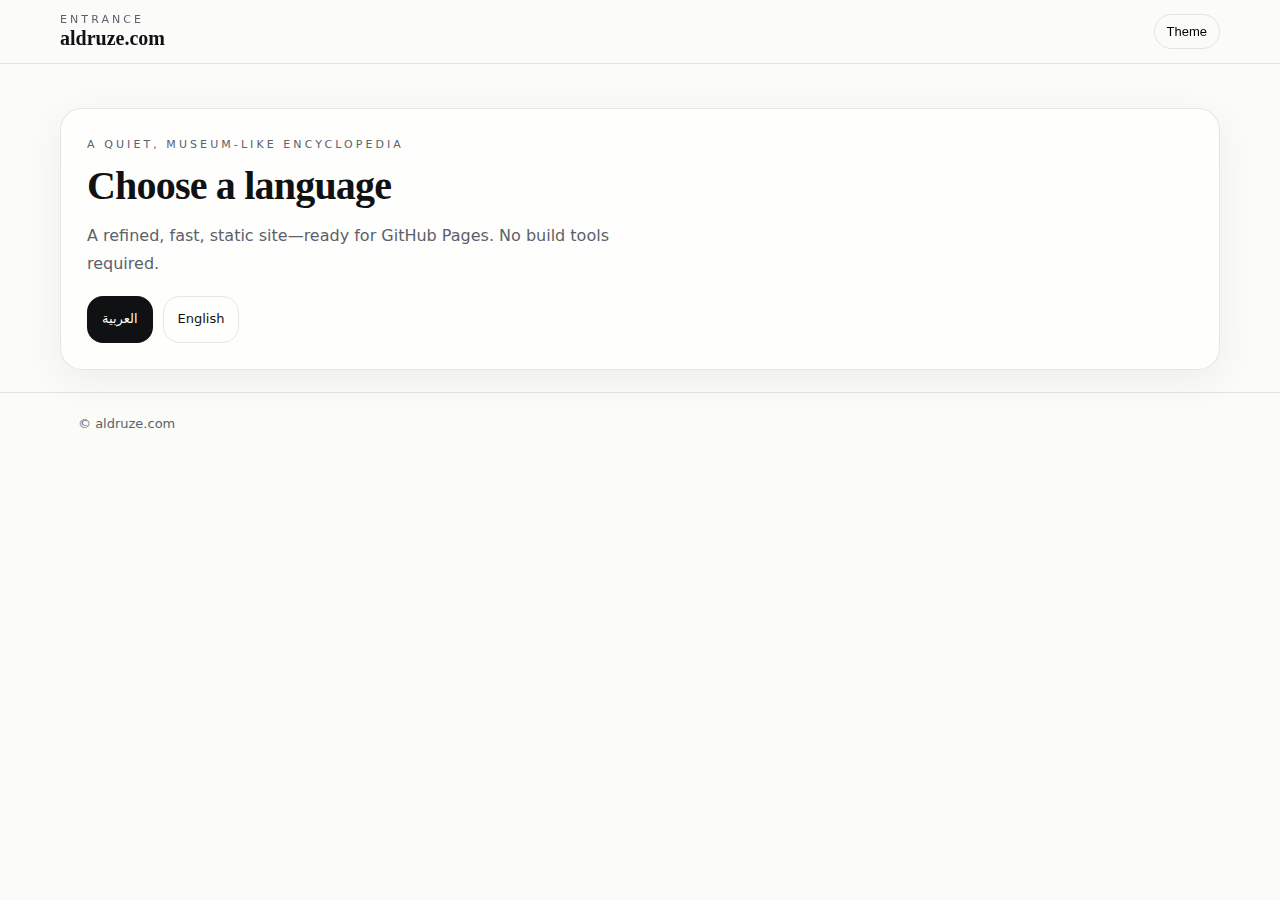
<file: index.html>
<!doctype html>
<html lang="en">
<head>
  <meta charset="utf-8"/>
  <meta name="viewport" content="width=device-width,initial-scale=1"/>
  <title>aldruze.com</title>
  <meta name="description" content="A museum-like bilingual encyclopedic site. Arabic & English."/>
  <link rel="stylesheet" href="/assets/css/museum.css"/>
  <script defer src="/assets/js/site.js"></script>
</head>
<body>
  <header class="header">
    <div class="container header-inner">
      <div class="brand">
        <div class="kicker">Entrance</div>
        <div class="logo">aldruze.com</div>
      </div>
      <nav class="nav">
        <button class="pill" onclick="toggleTheme()">Theme</button>
      </nav>
    </div>
  </header>

  <main class="container hero">
    <div class="card card-pad">
      <div class="kicker">A quiet, museum-like encyclopedia</div>
      <h1 class="h1">Choose a language</h1>
      <p class="lead">A refined, fast, static site—ready for GitHub Pages. No build tools required.</p>
      <div class="actions">
        <a class="btn primary" href="/ar/">العربية</a>
        <a class="btn ghost" href="/en/">English</a>
      </div>
    </div>
  </main>

  <footer class="footer">
    <div class="container">
      <div>© aldruze.com</div>
    </div>
  </footer>
</body>
</html>
</file>
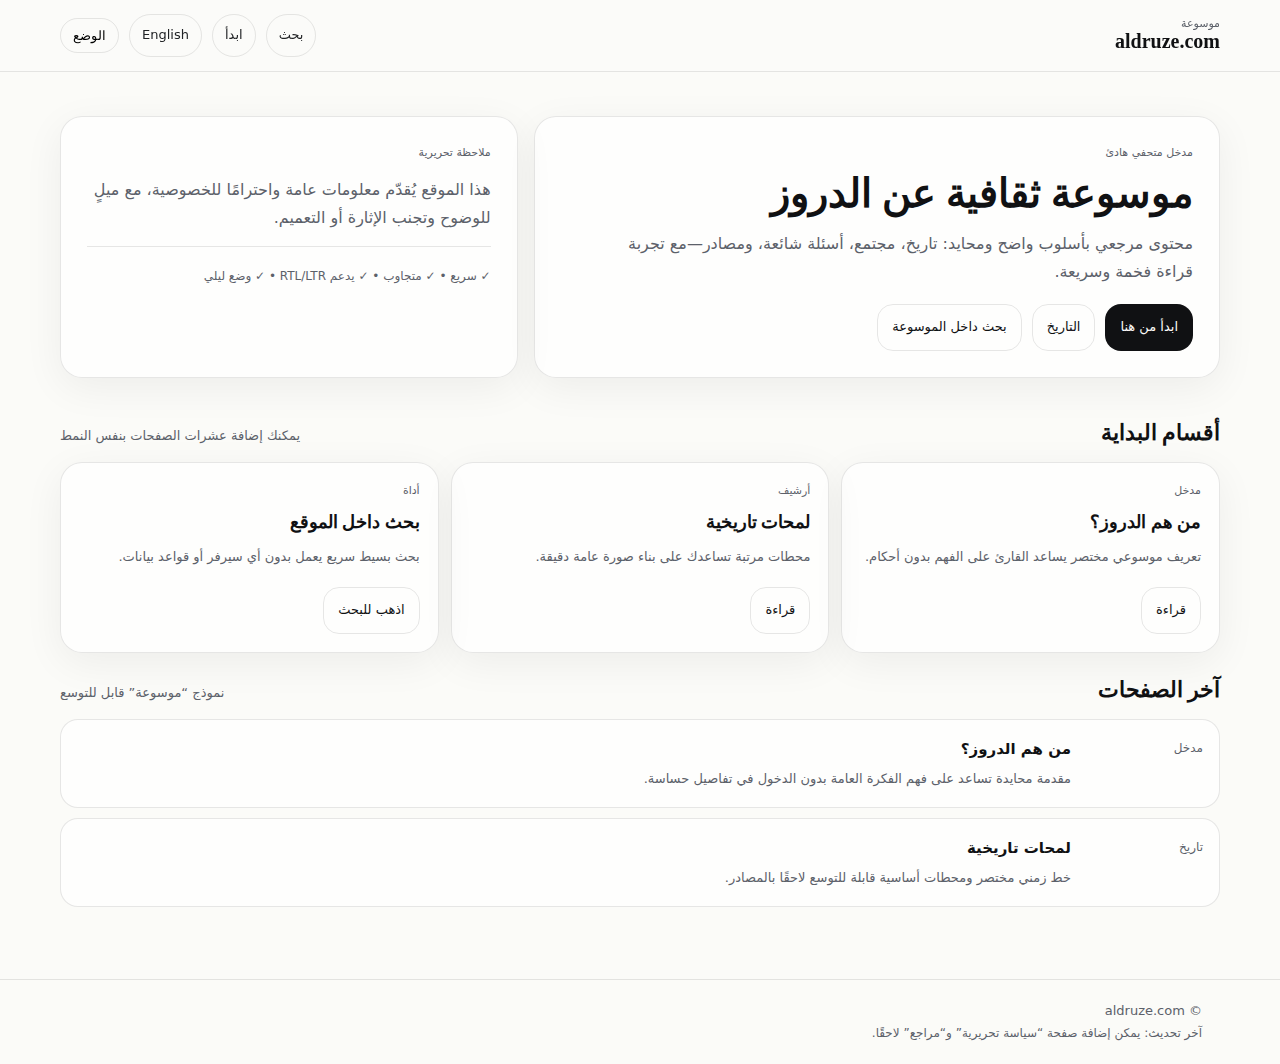
<file: ar/index.html>
<!doctype html>
<html lang="ar" dir="rtl">
<head>
  <meta charset="utf-8"/>
  <meta name="viewport" content="width=device-width,initial-scale=1"/>
  <title>aldruze.com | موسوعة الدروز</title>
  <meta name="description" content="موسوعة ثقافية محايدة عن الدروز، بتصميم متحفي هادئ، بالعربية والإنجليزية."/>
  <link rel="stylesheet" href="/assets/css/museum.css"/>
  <script defer src="/assets/js/site.js"></script>
</head>
<body>
  <header class="header">
    <div class="container header-inner">
      <a class="brand" href="/ar/">
        <div class="kicker">موسوعة</div>
        <div class="logo">aldruze.com</div>
      </a>

      <nav class="nav">
        <a href="/ar/search.html" class="pill">بحث</a>
        <a href="/ar/encyclopedia/who-are-the-druze.html" class="pill">ابدأ</a>
        <a href="/en/" class="pill">English</a>
        <button class="pill" onclick="toggleTheme()">الوضع</button>
      </nav>
    </div>
  </header>

  <main class="container hero">
    <div class="hero-grid">
      <section class="card card-pad">
        <div class="kicker">مدخل متحفي هادئ</div>
        <h1 class="h1">موسوعة ثقافية عن الدروز</h1>
        <p class="lead">
          محتوى مرجعي بأسلوب واضح ومحايد: تاريخ، مجتمع، أسئلة شائعة، ومصادر—مع تجربة قراءة فخمة وسريعة.
        </p>
        <div class="actions">
          <a class="btn primary" href="/ar/encyclopedia/who-are-the-druze.html">ابدأ من هنا</a>
          <a class="btn ghost" href="/ar/encyclopedia/history.html">التاريخ</a>
          <a class="btn ghost" href="/ar/search.html">بحث داخل الموسوعة</a>
        </div>
      </section>

      <aside class="card card-pad">
        <div class="kicker">ملاحظة تحريرية</div>
        <p class="lead" style="max-width:none">
          هذا الموقع يُقدّم معلومات عامة واحترامًا للخصوصية، مع ميلٍ للوضوح وتجنب الإثارة أو التعميم.
        </p>
        <div class="hr"></div>
        <div class="badge">✓ سريع • ✓ متجاوب • ✓ يدعم RTL/LTR • ✓ وضع ليلي</div>
      </aside>
    </div>

    <section class="main">
      <div class="section-title">
        <h2>أقسام البداية</h2>
        <div class="hint">يمكنك إضافة عشرات الصفحات بنفس النمط</div>
      </div>

      <div class="grid3">
        <div class="card tile">
          <div class="kicker">مدخل</div>
          <h3>من هم الدروز؟</h3>
          <p>تعريف موسوعي مختصر يساعد القارئ على الفهم بدون أحكام.</p>
          <div class="actions"><a class="btn ghost" href="/ar/encyclopedia/who-are-the-druze.html">قراءة</a></div>
        </div>
        <div class="card tile">
          <div class="kicker">أرشيف</div>
          <h3>لمحات تاريخية</h3>
          <p>محطات مرتبة تساعدك على بناء صورة عامة دقيقة.</p>
          <div class="actions"><a class="btn ghost" href="/ar/encyclopedia/history.html">قراءة</a></div>
        </div>
        <div class="card tile">
          <div class="kicker">أداة</div>
          <h3>بحث داخل الموقع</h3>
          <p>بحث بسيط سريع يعمل بدون أي سيرفر أو قواعد بيانات.</p>
          <div class="actions"><a class="btn ghost" href="/ar/search.html">اذهب للبحث</a></div>
        </div>
      </div>

      <div class="section-title" style="margin-top:18px">
        <h2>آخر الصفحات</h2>
        <div class="hint">نموذج “موسوعة” قابل للتوسع</div>
      </div>

      <div class="list">
        <a class="item" href="/ar/encyclopedia/who-are-the-druze.html">
          <div class="meta">مدخل</div>
          <div>
            <h4>من هم الدروز؟</h4>
            <p>مقدمة محايدة تساعد على فهم الفكرة العامة بدون الدخول في تفاصيل حساسة.</p>
          </div>
        </a>
        <a class="item" href="/ar/encyclopedia/history.html">
          <div class="meta">تاريخ</div>
          <div>
            <h4>لمحات تاريخية</h4>
            <p>خط زمني مختصر ومحطات أساسية قابلة للتوسع لاحقًا بالمصادر.</p>
          </div>
        </a>
      </div>
    </section>
  </main>

  <footer class="footer">
    <div class="container">
      <div>© aldruze.com</div>
      <div class="small">آخر تحديث: يمكن إضافة صفحة “سياسة تحريرية” و“مراجع” لاحقًا.</div>
    </div>
  </footer>
</body>
</html>
</file>
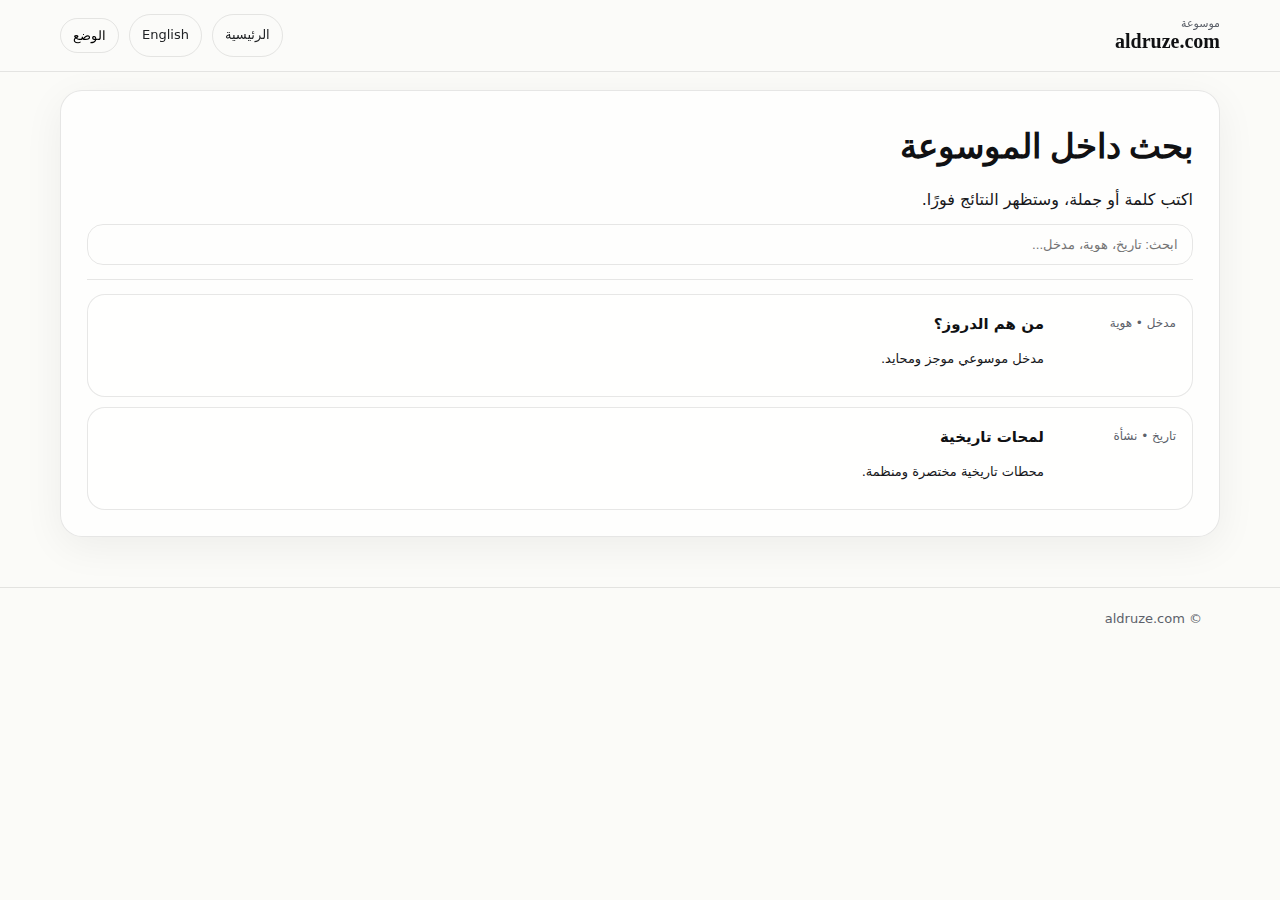
<file: ar/search.html>
<!doctype html>
<html lang="ar" dir="rtl">
<head>
  <meta charset="utf-8"/>
  <meta name="viewport" content="width=device-width,initial-scale=1"/>
  <title>بحث | aldruze.com</title>
  <meta name="description" content="بحث داخل موسوعة الدروز."/>
  <link rel="stylesheet" href="/assets/css/museum.css"/>
  <script defer src="/assets/js/site.js"></script>
  <script defer src="/assets/js/search.js"></script>
</head>
<body>
  <header class="header">
    <div class="container header-inner">
      <a class="brand" href="/ar/">
        <div class="kicker">موسوعة</div>
        <div class="logo">aldruze.com</div>
      </a>
      <nav class="nav">
        <a href="/ar/" class="pill">الرئيسية</a>
        <a href="/en/" class="pill">English</a>
        <button class="pill" onclick="toggleTheme()">الوضع</button>
      </nav>
    </div>
  </header>

  <main class="container main">
    <div class="card prose">
      <h1>بحث داخل الموسوعة</h1>
      <p>اكتب كلمة أو جملة، وستظهر النتائج فورًا.</p>
      <input id="q" class="search-input" placeholder="ابحث: تاريخ، هوية، مدخل..." />
      <div class="hr"></div>
      <div id="results" class="search-results list"></div>
    </div>
  </main>

  <footer class="footer"><div class="container">© aldruze.com</div></footer>
</body>
</html>
</file>
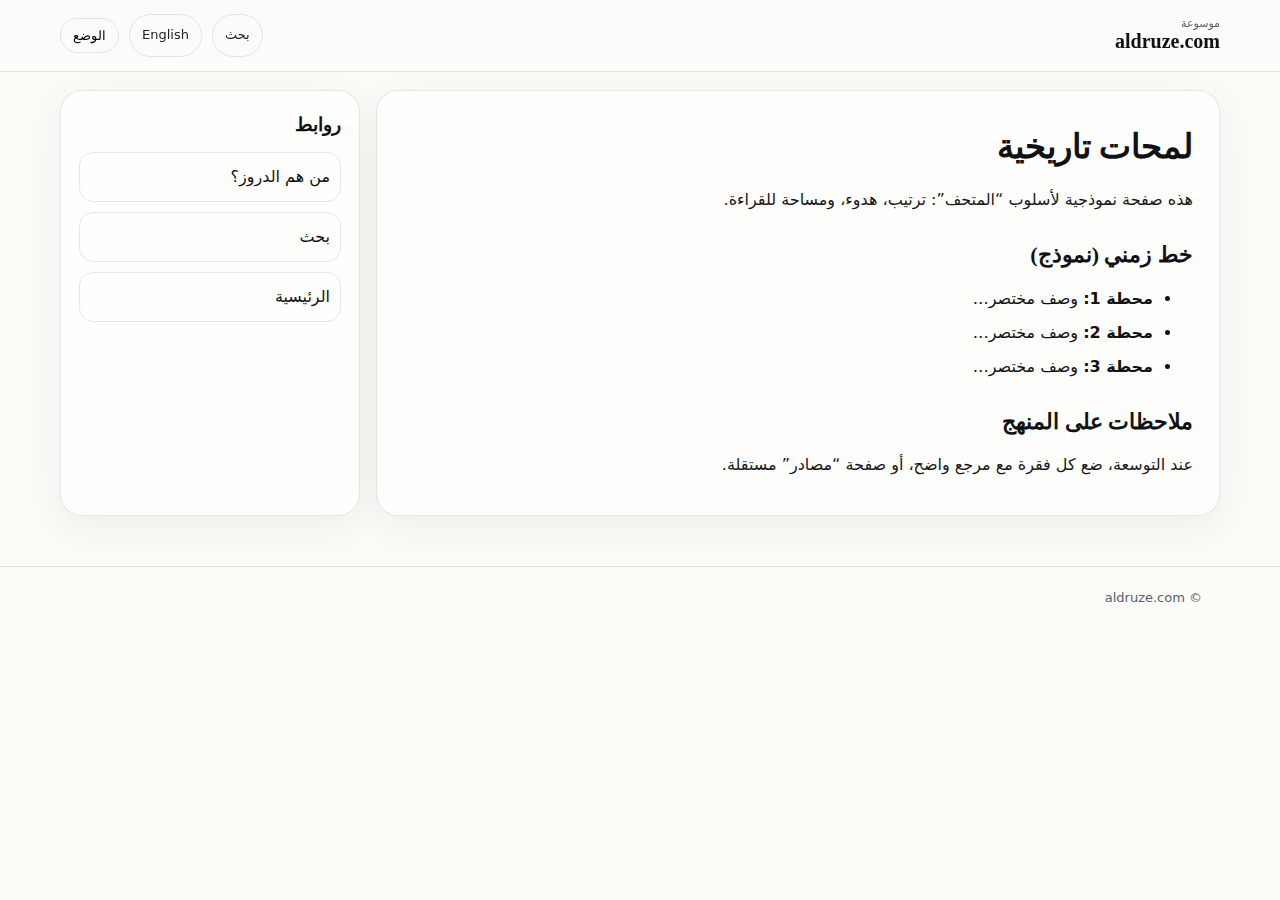
<file: ar/encyclopedia/history.html>
<!doctype html>
<html lang="ar" dir="rtl">
<head>
  <meta charset="utf-8"/>
  <meta name="viewport" content="width=device-width,initial-scale=1"/>
  <title>لمحات تاريخية | aldruze.com</title>
  <meta name="description" content="محطات تاريخية مختصرة ومنظمة."/>
  <link rel="stylesheet" href="/assets/css/museum.css"/>
  <script defer src="/assets/js/site.js"></script>
</head>
<body>
  <header class="header">
    <div class="container header-inner">
      <a class="brand" href="/ar/">
        <div class="kicker">موسوعة</div>
        <div class="logo">aldruze.com</div>
      </a>
      <nav class="nav">
        <a href="/ar/search.html" class="pill">بحث</a>
        <a href="/en/encyclopedia/history.html" class="pill">English</a>
        <button class="pill" onclick="toggleTheme()">الوضع</button>
      </nav>
    </div>
  </header>

  <main class="container main article">
    <article class="card prose">
      <h1>لمحات تاريخية</h1>
      <p>هذه صفحة نموذجية لأسلوب “المتحف”: ترتيب، هدوء، ومساحة للقراءة.</p>

      <h2>خط زمني (نموذج)</h2>
      <ul>
        <li><strong>محطة 1:</strong> وصف مختصر…</li>
        <li><strong>محطة 2:</strong> وصف مختصر…</li>
        <li><strong>محطة 3:</strong> وصف مختصر…</li>
      </ul>

      <h2>ملاحظات على المنهج</h2>
      <p>عند التوسعة، ضع كل فقرة مع مرجع واضح، أو صفحة “مصادر” مستقلة.</p>
    </article>

    <aside class="card aside">
      <h3>روابط</h3>
      <a href="/ar/encyclopedia/who-are-the-druze.html">من هم الدروز؟</a>
      <a href="/ar/search.html">بحث</a>
      <a href="/ar/">الرئيسية</a>
    </aside>
  </main>

  <footer class="footer"><div class="container">© aldruze.com</div></footer>
</body>
</html>
</file>
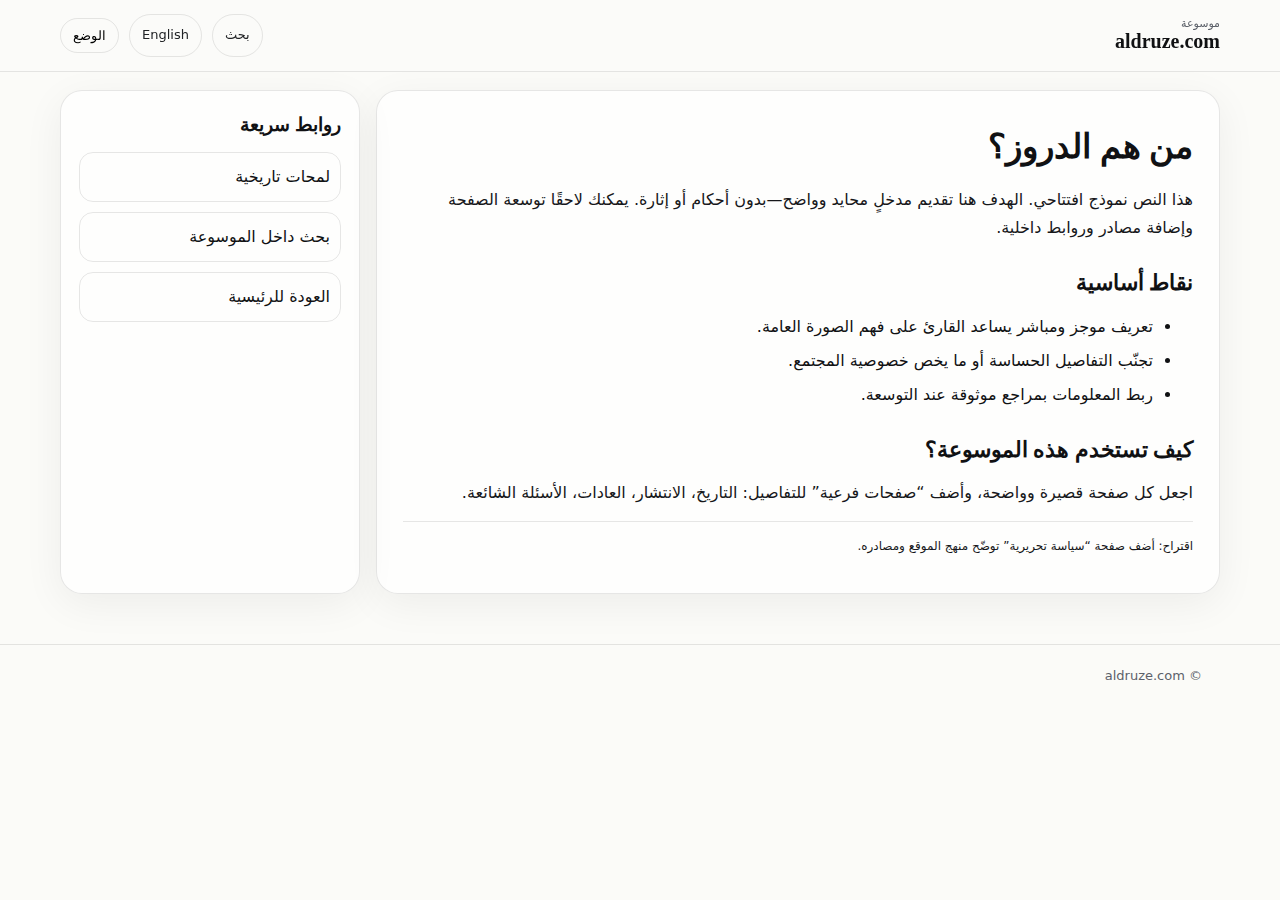
<file: ar/encyclopedia/who-are-the-druze.html>
<!doctype html>
<html lang="ar" dir="rtl">
<head>
  <meta charset="utf-8"/>
  <meta name="viewport" content="width=device-width,initial-scale=1"/>
  <title>من هم الدروز؟ | aldruze.com</title>
  <meta name="description" content="مدخل موسوعي موجز ومحايد عن الدروز."/>
  <link rel="stylesheet" href="/assets/css/museum.css"/>
  <script defer src="/assets/js/site.js"></script>
</head>
<body>
  <header class="header">
    <div class="container header-inner">
      <a class="brand" href="/ar/">
        <div class="kicker">موسوعة</div>
        <div class="logo">aldruze.com</div>
      </a>
      <nav class="nav">
        <a href="/ar/search.html" class="pill">بحث</a>
        <a href="/en/encyclopedia/who-are-the-druze.html" class="pill">English</a>
        <button class="pill" onclick="toggleTheme()">الوضع</button>
      </nav>
    </div>
  </header>

  <main class="container main article">
    <article class="card prose">
      <h1>من هم الدروز؟</h1>
      <p>
        هذا النص نموذج افتتاحي. الهدف هنا تقديم مدخلٍ محايد وواضح—بدون أحكام أو إثارة.
        يمكنك لاحقًا توسعة الصفحة وإضافة مصادر وروابط داخلية.
      </p>

      <h2>نقاط أساسية</h2>
      <ul>
        <li>تعريف موجز ومباشر يساعد القارئ على فهم الصورة العامة.</li>
        <li>تجنّب التفاصيل الحساسة أو ما يخص خصوصية المجتمع.</li>
        <li>ربط المعلومات بمراجع موثوقة عند التوسعة.</li>
      </ul>

      <h2>كيف تستخدم هذه الموسوعة؟</h2>
      <p>
        اجعل كل صفحة قصيرة وواضحة، وأضف “صفحات فرعية” للتفاصيل: التاريخ، الانتشار، العادات، الأسئلة الشائعة.
      </p>

      <div class="hr"></div>
      <p class="small">اقتراح: أضف صفحة “سياسة تحريرية” توضّح منهج الموقع ومصادره.</p>
    </article>

    <aside class="card aside">
      <h3>روابط سريعة</h3>
      <a href="/ar/encyclopedia/history.html">لمحات تاريخية</a>
      <a href="/ar/search.html">بحث داخل الموسوعة</a>
      <a href="/ar/">العودة للرئيسية</a>
    </aside>
  </main>

  <footer class="footer"><div class="container">© aldruze.com</div></footer>
</body>
</html>
</file>
<file: assets/css/museum.css>
:root{
  --paper:#fbfbf8;
  --ink:#101113;
  --muted:#5c616a;
  --line:rgba(16,17,19,.10);
  --card:rgba(255,255,255,.70);
  --shadow: 0 10px 40px rgba(0,0,0,.06);
  --radius:22px;

  --serif: ui-serif, "Iowan Old Style", "Palatino", "Times New Roman", serif;
  --sans: ui-sans-serif, system-ui, -apple-system, "Segoe UI", Roboto, Arial, sans-serif;
}

:root[data-theme="dark"]{
  --paper:#0b0c0f;
  --ink:#f3f5f7;
  --muted:#b4bac4;
  --line:rgba(243,245,247,.12);
  --card:rgba(20,22,28,.60);
  --shadow: 0 14px 46px rgba(0,0,0,.42);
}

*{box-sizing:border-box}
html,body{height:100%}
body{
  margin:0;
  background:var(--paper);
  color:var(--ink);
  font-family:var(--sans);
  line-height:1.75;
  -webkit-font-smoothing:antialiased;
  text-rendering:optimizeLegibility;
}

a{color:inherit; text-decoration:none}
a:hover{opacity:.92}

.container{max-width:1160px; margin:0 auto; padding:0 18px}
.header{
  position:sticky; top:0; z-index:50;
  background:color-mix(in srgb, var(--paper) 78%, transparent);
  backdrop-filter: blur(12px);
  border-bottom:1px solid var(--line);
}
.header-inner{
  display:flex; align-items:center; gap:14px;
  padding:14px 0;
}
.brand{display:flex; flex-direction:column; line-height:1.1}
.kicker{
  font-size:11px; letter-spacing:.28em; text-transform:uppercase;
  color:var(--muted);
}
.logo{
  font-family:var(--serif);
  font-weight:650;
  font-size:20px;
}
.nav{margin-inline-start:auto; display:flex; align-items:center; gap:10px; flex-wrap:wrap}
.nav a{font-size:13px; color:color-mix(in srgb, var(--ink) 78%, var(--muted))}
.pill{
  display:inline-flex; align-items:center; gap:8px;
  padding:9px 12px;
  border:1px solid var(--line);
  border-radius:999px;
  background:transparent;
  font-size:13px;
  cursor:pointer;
}
.pill:hover{background:color-mix(in srgb, var(--ink) 6%, transparent)}
.pill:active{transform:translateY(1px)}

.hero{padding:44px 0 22px}
.hero-grid{
  display:grid; gap:16px;
  grid-template-columns: 1.2fr .8fr;
}
@media (max-width: 920px){
  .hero-grid{grid-template-columns:1fr}
}
.card{
  border:1px solid var(--line);
  border-radius:var(--radius);
  background:var(--card);
  box-shadow:var(--shadow);
}
.card-pad{padding:26px}
.h1{
  font-family:var(--serif);
  font-size:40px;
  line-height:1.1;
  letter-spacing:-.02em;
  margin:10px 0 0;
}
@media (max-width:520px){
  .h1{font-size:32px}
}
.lead{margin:14px 0 0; color:var(--muted); max-width:56ch}
.actions{margin-top:18px; display:flex; gap:10px; flex-wrap:wrap}
.btn{
  display:inline-flex; align-items:center; justify-content:center; gap:10px;
  padding:11px 14px;
  border-radius:16px;
  border:1px solid var(--line);
  font-size:13px;
}
.btn.primary{
  background:var(--ink);
  color:var(--paper);
  border-color:transparent;
}
.btn.primary:hover{opacity:.92}
.btn.ghost:hover{background:color-mix(in srgb, var(--ink) 6%, transparent)}

.grid3{display:grid; gap:12px; grid-template-columns:repeat(3,1fr)}
@media (max-width:920px){.grid3{grid-template-columns:1fr}}
.tile{padding:18px}
.tile h3{margin:6px 0 0; font-family:var(--serif); font-size:18px}
.tile p{margin:8px 0 0; color:var(--muted); font-size:13px}

.main{padding:18px 0 50px}
.section-title{
  display:flex; align-items:baseline; justify-content:space-between; gap:12px;
  margin:18px 0 10px;
}
.section-title h2{
  margin:0;
  font-family:var(--serif);
  font-size:22px;
}
.section-title .hint{color:var(--muted); font-size:13px}

.list{
  display:grid; gap:10px;
}
.item{
  display:flex; gap:12px; align-items:flex-start;
  padding:16px;
  border-radius:18px;
  border:1px solid var(--line);
  background:color-mix(in srgb, var(--card) 90%, transparent);
}
.item .meta{min-width:120px; color:var(--muted); font-size:12px; padding-top:2px}
.item h4{margin:0; font-size:15px}
.item p{margin:6px 0 0; color:var(--muted); font-size:13px}

.article{
  display:grid; grid-template-columns: 1fr 300px; gap:16px;
}
@media (max-width: 980px){.article{grid-template-columns:1fr}}
.prose{
  padding:26px;
}
.prose h1{font-family:var(--serif); margin:0 0 10px; font-size:34px; letter-spacing:-.02em}
.prose h2{font-family:var(--serif); margin:22px 0 8px; font-size:22px}
.prose p{margin:10px 0; color:color-mix(in srgb, var(--ink) 92%, var(--muted))}
.prose ul{margin:10px 0 10px 18px}
.prose li{margin:6px 0}
.aside{padding:18px}
.aside h3{margin:0 0 10px; font-family:var(--serif)}
.aside a{display:block; padding:10px 10px; border-radius:14px; border:1px solid var(--line); margin-bottom:10px}
.aside a:hover{background:color-mix(in srgb, var(--ink) 6%, transparent)}

.footer{
  border-top:1px solid var(--line);
  padding:20px 0;
  color:var(--muted);
  font-size:13px;
}
.small{font-size:12px; color:var(--muted)}
.hr{height:1px; background:var(--line); margin:14px 0}
.search-input{
  width:100%;
  padding:12px 14px;
  border-radius:16px;
  border:1px solid var(--line);
  background:transparent;
  color:var(--ink);
  outline:none;
}
.search-results .item{cursor:pointer}
.badge{
  display:inline-flex; gap:8px; align-items:center;
  font-size:12px; color:var(--muted);
}
</file>
